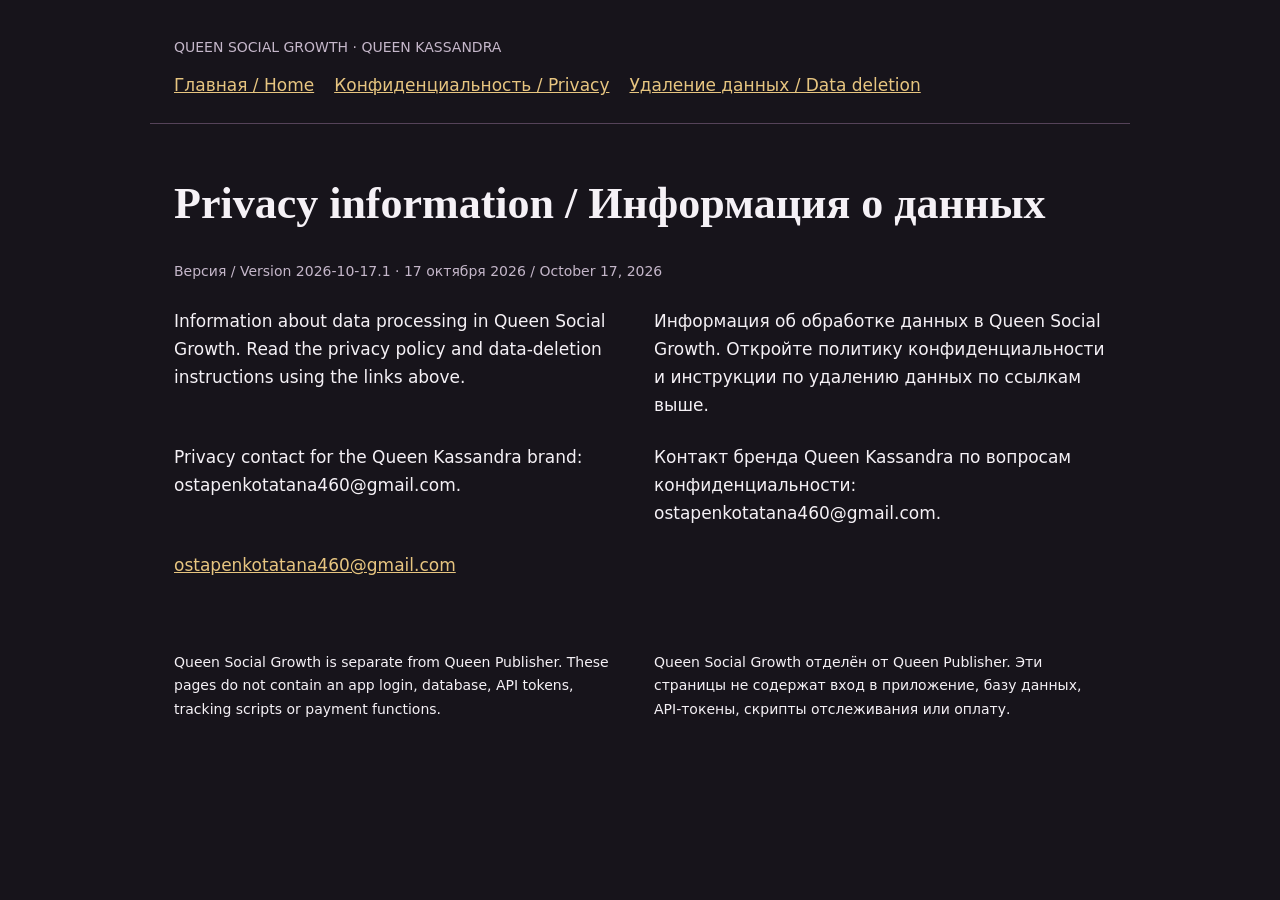
<file: index.html>
<!doctype html><html lang="ru"><head><meta charset="utf-8"><meta name="viewport" content="width=device-width,initial-scale=1"><meta name="referrer" content="no-referrer"><meta name="robots" content="noindex,nofollow"><title>Privacy information / Информация о данных · Queen Social Growth</title><link rel="stylesheet" href="policy.css"></head><body><header><p class="meta">QUEEN SOCIAL GROWTH · QUEEN KASSANDRA</p><nav aria-label="Документы"><a href="index.html">Главная / Home</a><a href="privacy.html">Конфиденциальность / Privacy</a><a href="data-deletion.html">Удаление данных / Data deletion</a></nav></header><main><h1>Privacy information / Информация о данных</h1><p class="meta">Версия / Version 2026-10-17.1 · 17 октября 2026 / October 17, 2026</p><div class="pair"><p lang="en">Information about data processing in Queen Social Growth. Read the privacy policy and data-deletion instructions using the links above.</p><p lang="ru">Информация об обработке данных в Queen Social Growth. Откройте политику конфиденциальности и инструкции по удалению данных по ссылкам выше.</p></div><div class="pair"><p lang="en">Privacy contact for the Queen Kassandra brand: ostapenkotatana460@gmail.com.</p><p lang="ru">Контакт бренда Queen Kassandra по вопросам конфиденциальности: ostapenkotatana460@gmail.com.</p></div><p><a href="mailto:ostapenkotatana460@gmail.com">ostapenkotatana460@gmail.com</a></p></main><footer><div class="pair"><p lang="en">Queen Social Growth is separate from Queen Publisher. These pages do not contain an app login, database, API tokens, tracking scripts or payment functions.</p><p lang="ru">Queen Social Growth отделён от Queen Publisher. Эти страницы не содержат вход в приложение, базу данных, API-токены, скрипты отслеживания или оплату.</p></div></footer></body></html>
</file>
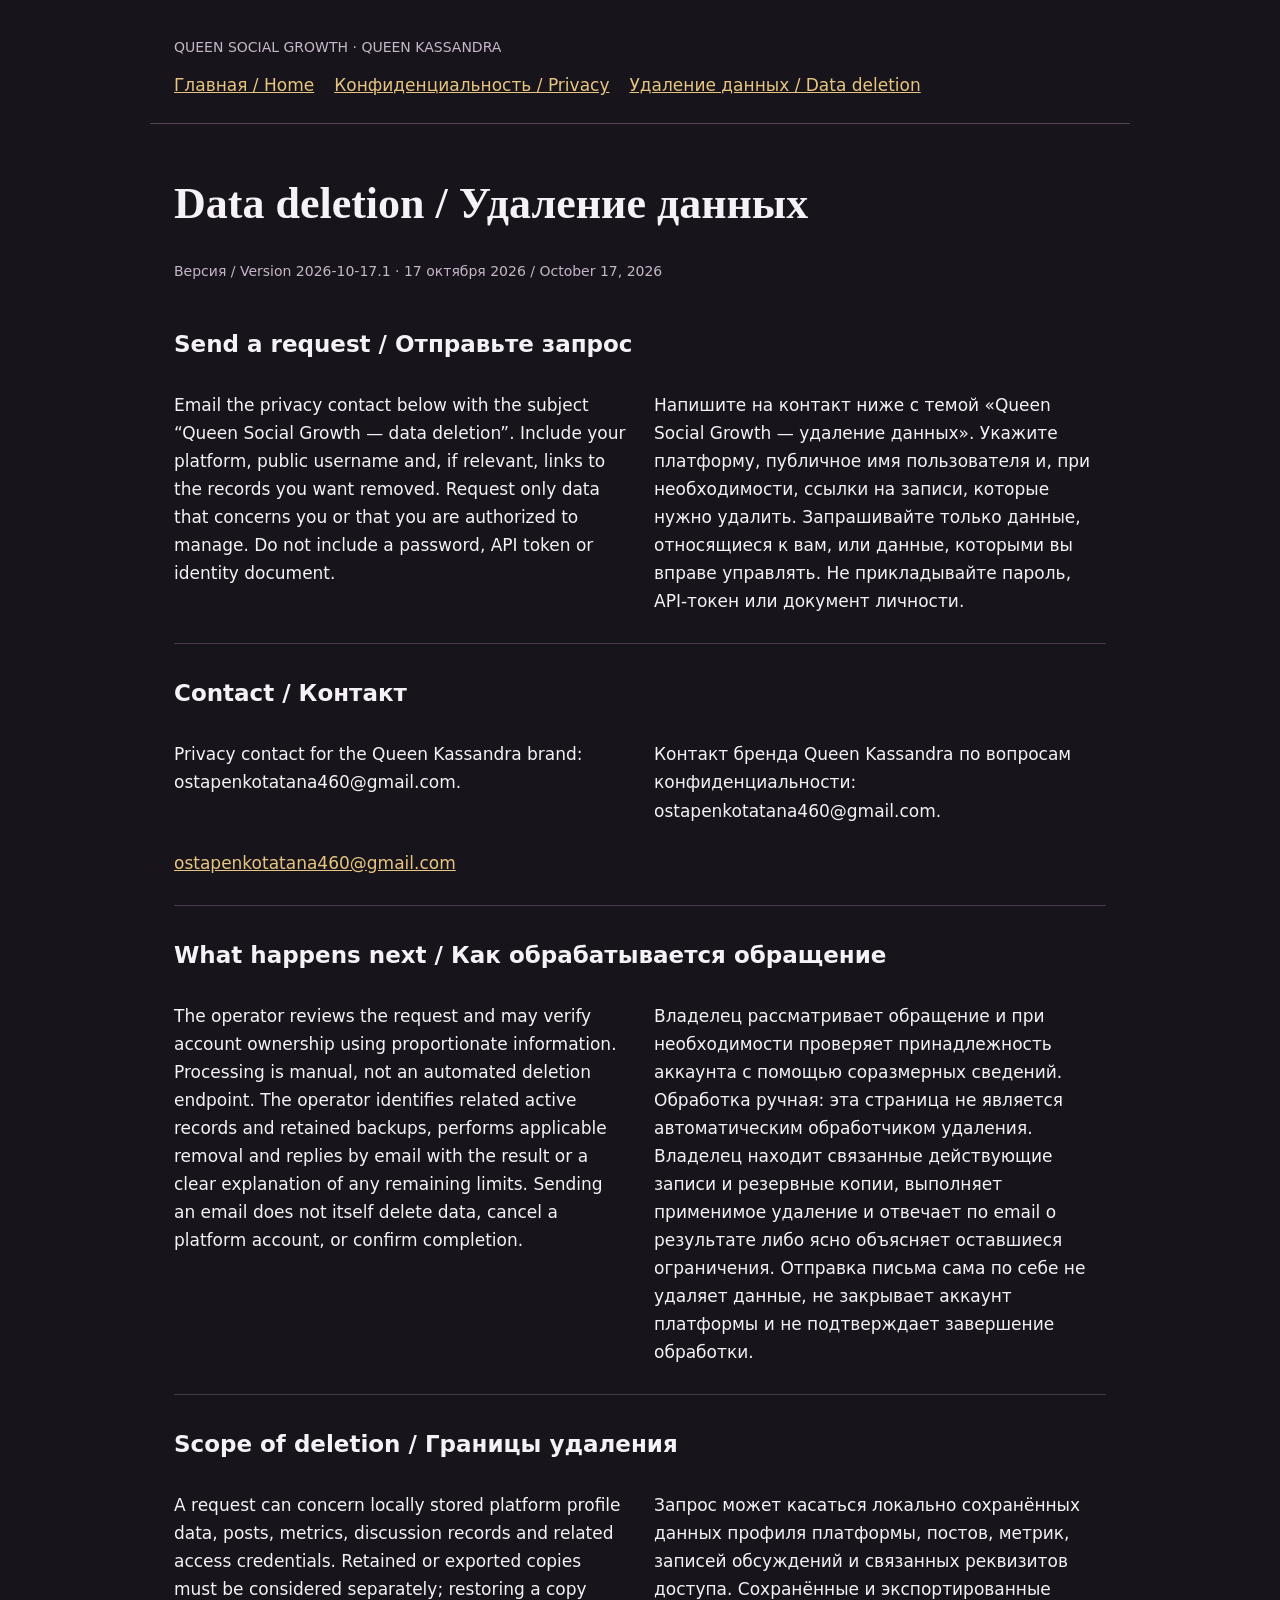
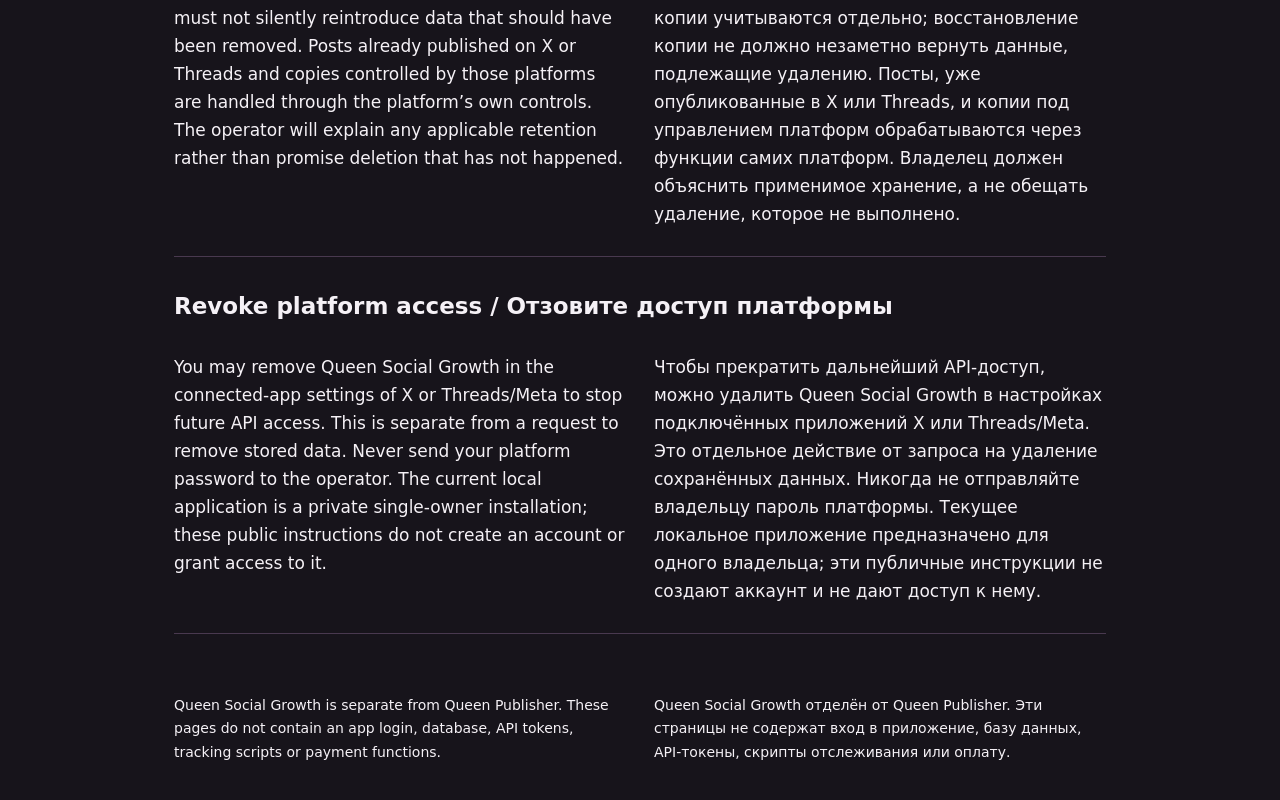
<file: data-deletion.html>
<!doctype html><html lang="ru"><head><meta charset="utf-8"><meta name="viewport" content="width=device-width,initial-scale=1"><meta name="referrer" content="no-referrer"><meta name="robots" content="noindex,nofollow"><title>Data deletion / Удаление данных · Queen Social Growth</title><link rel="stylesheet" href="policy.css"></head><body><header><p class="meta">QUEEN SOCIAL GROWTH · QUEEN KASSANDRA</p><nav aria-label="Документы"><a href="index.html">Главная / Home</a><a href="privacy.html">Конфиденциальность / Privacy</a><a href="data-deletion.html">Удаление данных / Data deletion</a></nav></header><main><h1>Data deletion / Удаление данных</h1><p class="meta">Версия / Version 2026-10-17.1 · 17 октября 2026 / October 17, 2026</p><section><h2><span lang="en">Send a request</span> / Отправьте запрос</h2><div class="pair"><p lang="en">Email the privacy contact below with the subject “Queen Social Growth — data deletion”. Include your platform, public username and, if relevant, links to the records you want removed. Request only data that concerns you or that you are authorized to manage. Do not include a password, API token or identity document.</p><p lang="ru">Напишите на контакт ниже с темой «Queen Social Growth — удаление данных». Укажите платформу, публичное имя пользователя и, при необходимости, ссылки на записи, которые нужно удалить. Запрашивайте только данные, относящиеся к вам, или данные, которыми вы вправе управлять. Не прикладывайте пароль, API-токен или документ личности.</p></div></section><section><h2>Contact / Контакт</h2><div class="pair"><p lang="en">Privacy contact for the Queen Kassandra brand: ostapenkotatana460@gmail.com.</p><p lang="ru">Контакт бренда Queen Kassandra по вопросам конфиденциальности: ostapenkotatana460@gmail.com.</p></div><p><a href="mailto:ostapenkotatana460@gmail.com">ostapenkotatana460@gmail.com</a></p></section><section><h2><span lang="en">What happens next</span> / Как обрабатывается обращение</h2><div class="pair"><p lang="en">The operator reviews the request and may verify account ownership using proportionate information. Processing is manual, not an automated deletion endpoint. The operator identifies related active records and retained backups, performs applicable removal and replies by email with the result or a clear explanation of any remaining limits. Sending an email does not itself delete data, cancel a platform account, or confirm completion.</p><p lang="ru">Владелец рассматривает обращение и при необходимости проверяет принадлежность аккаунта с помощью соразмерных сведений. Обработка ручная: эта страница не является автоматическим обработчиком удаления. Владелец находит связанные действующие записи и резервные копии, выполняет применимое удаление и отвечает по email о результате либо ясно объясняет оставшиеся ограничения. Отправка письма сама по себе не удаляет данные, не закрывает аккаунт платформы и не подтверждает завершение обработки.</p></div></section><section><h2><span lang="en">Scope of deletion</span> / Границы удаления</h2><div class="pair"><p lang="en">A request can concern locally stored platform profile data, posts, metrics, discussion records and related access credentials. Retained or exported copies must be considered separately; restoring a copy must not silently reintroduce data that should have been removed. Posts already published on X or Threads and copies controlled by those platforms are handled through the platform’s own controls. The operator will explain any applicable retention rather than promise deletion that has not happened.</p><p lang="ru">Запрос может касаться локально сохранённых данных профиля платформы, постов, метрик, записей обсуждений и связанных реквизитов доступа. Сохранённые и экспортированные копии учитываются отдельно; восстановление копии не должно незаметно вернуть данные, подлежащие удалению. Посты, уже опубликованные в X или Threads, и копии под управлением платформ обрабатываются через функции самих платформ. Владелец должен объяснить применимое хранение, а не обещать удаление, которое не выполнено.</p></div></section><section><h2><span lang="en">Revoke platform access</span> / Отзовите доступ платформы</h2><div class="pair"><p lang="en">You may remove Queen Social Growth in the connected-app settings of X or Threads/Meta to stop future API access. This is separate from a request to remove stored data. Never send your platform password to the operator. The current local application is a private single-owner installation; these public instructions do not create an account or grant access to it.</p><p lang="ru">Чтобы прекратить дальнейший API-доступ, можно удалить Queen Social Growth в настройках подключённых приложений X или Threads/Meta. Это отдельное действие от запроса на удаление сохранённых данных. Никогда не отправляйте владельцу пароль платформы. Текущее локальное приложение предназначено для одного владельца; эти публичные инструкции не создают аккаунт и не дают доступ к нему.</p></div></section></main><footer><div class="pair"><p lang="en">Queen Social Growth is separate from Queen Publisher. These pages do not contain an app login, database, API tokens, tracking scripts or payment functions.</p><p lang="ru">Queen Social Growth отделён от Queen Publisher. Эти страницы не содержат вход в приложение, базу данных, API-токены, скрипты отслеживания или оплату.</p></div></footer></body></html>
</file>
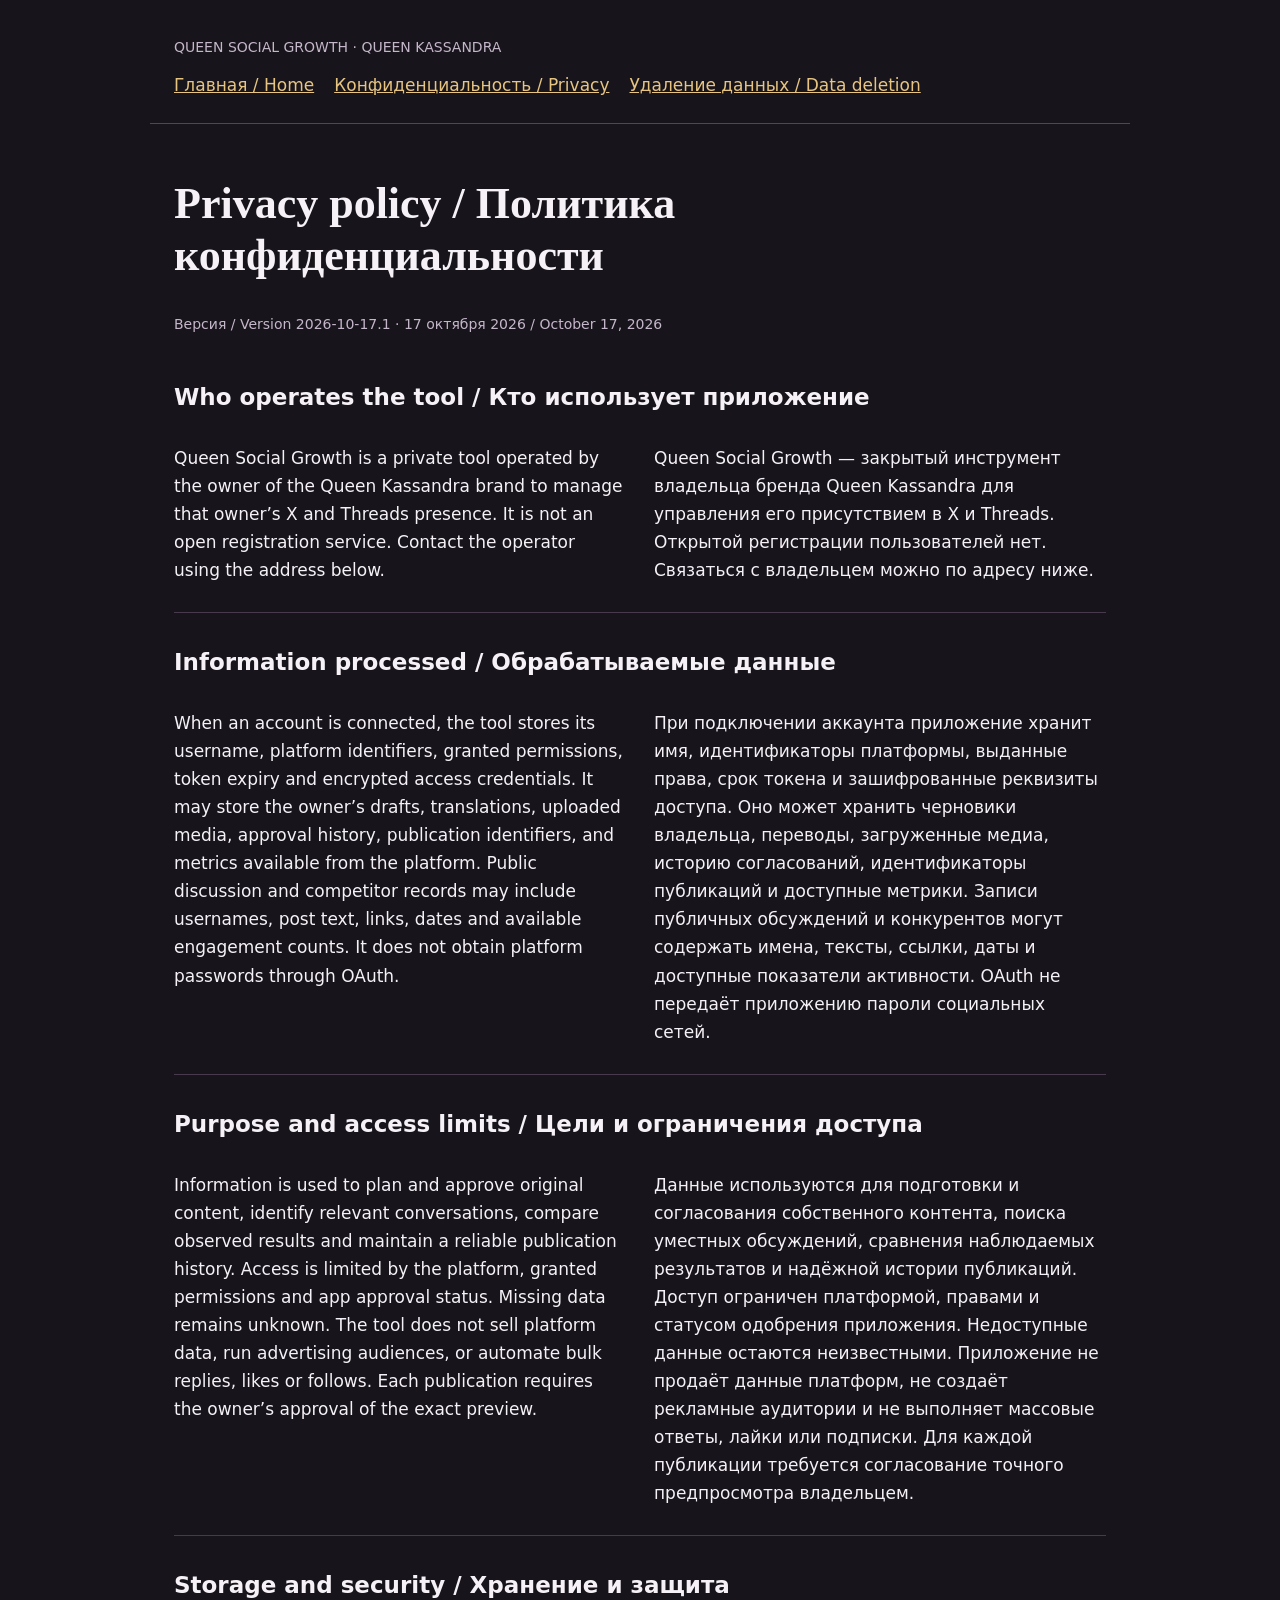
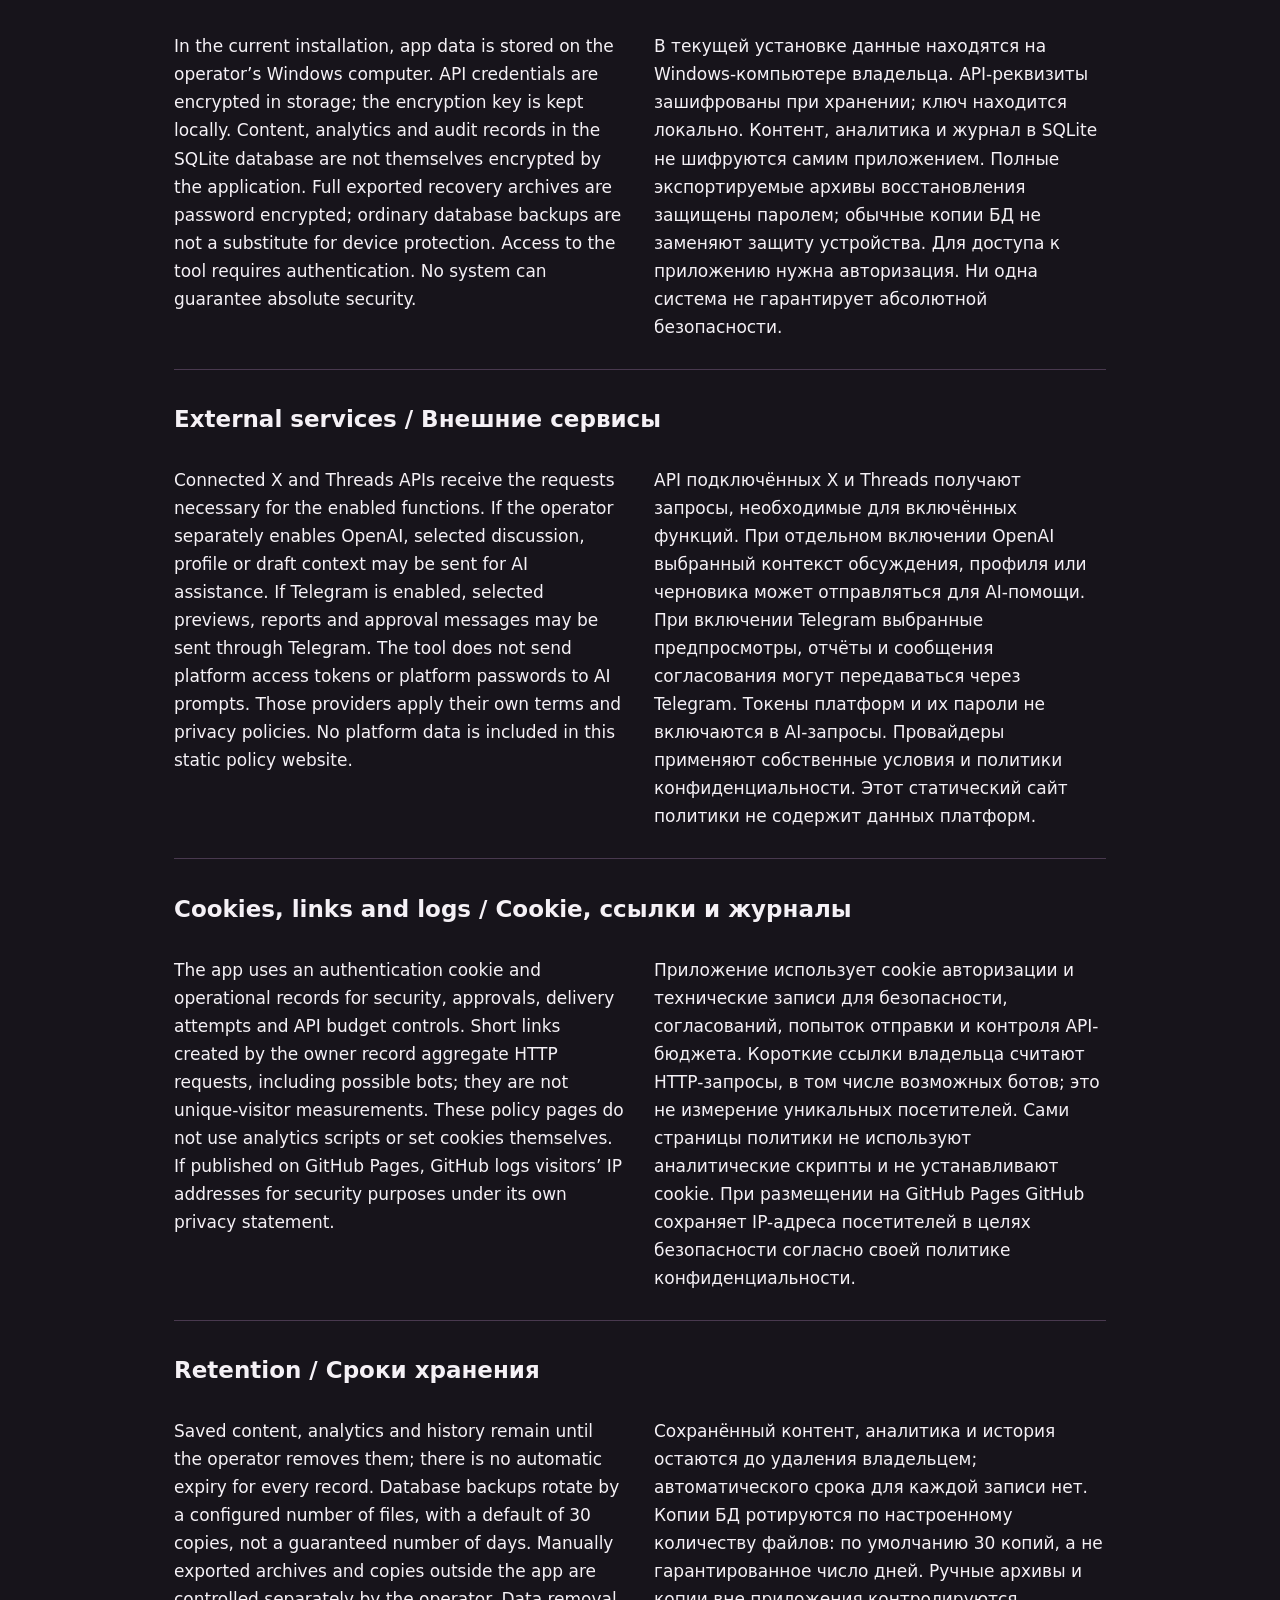
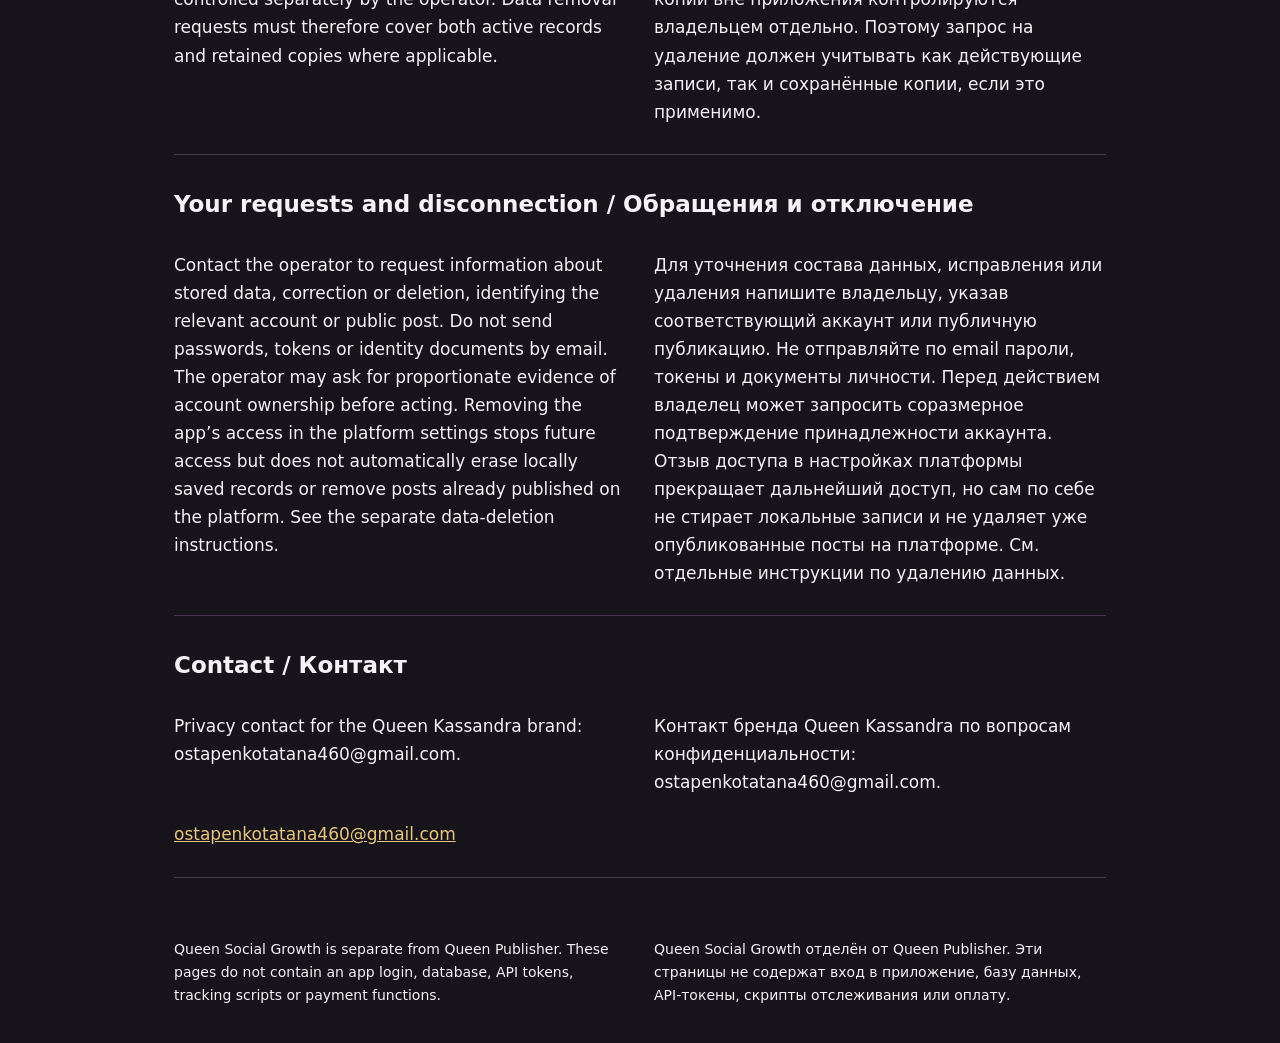
<file: privacy.html>
<!doctype html><html lang="ru"><head><meta charset="utf-8"><meta name="viewport" content="width=device-width,initial-scale=1"><meta name="referrer" content="no-referrer"><meta name="robots" content="noindex,nofollow"><title>Privacy policy / Политика конфиденциальности · Queen Social Growth</title><link rel="stylesheet" href="policy.css"></head><body><header><p class="meta">QUEEN SOCIAL GROWTH · QUEEN KASSANDRA</p><nav aria-label="Документы"><a href="index.html">Главная / Home</a><a href="privacy.html">Конфиденциальность / Privacy</a><a href="data-deletion.html">Удаление данных / Data deletion</a></nav></header><main><h1>Privacy policy / Политика конфиденциальности</h1><p class="meta">Версия / Version 2026-10-17.1 · 17 октября 2026 / October 17, 2026</p><section><h2><span lang="en">Who operates the tool</span> / Кто использует приложение</h2><div class="pair"><p lang="en">Queen Social Growth is a private tool operated by the owner of the Queen Kassandra brand to manage that owner’s X and Threads presence. It is not an open registration service. Contact the operator using the address below.</p><p lang="ru">Queen Social Growth — закрытый инструмент владельца бренда Queen Kassandra для управления его присутствием в X и Threads. Открытой регистрации пользователей нет. Связаться с владельцем можно по адресу ниже.</p></div></section><section><h2><span lang="en">Information processed</span> / Обрабатываемые данные</h2><div class="pair"><p lang="en">When an account is connected, the tool stores its username, platform identifiers, granted permissions, token expiry and encrypted access credentials. It may store the owner’s drafts, translations, uploaded media, approval history, publication identifiers, and metrics available from the platform. Public discussion and competitor records may include usernames, post text, links, dates and available engagement counts. It does not obtain platform passwords through OAuth.</p><p lang="ru">При подключении аккаунта приложение хранит имя, идентификаторы платформы, выданные права, срок токена и зашифрованные реквизиты доступа. Оно может хранить черновики владельца, переводы, загруженные медиа, историю согласований, идентификаторы публикаций и доступные метрики. Записи публичных обсуждений и конкурентов могут содержать имена, тексты, ссылки, даты и доступные показатели активности. OAuth не передаёт приложению пароли социальных сетей.</p></div></section><section><h2><span lang="en">Purpose and access limits</span> / Цели и ограничения доступа</h2><div class="pair"><p lang="en">Information is used to plan and approve original content, identify relevant conversations, compare observed results and maintain a reliable publication history. Access is limited by the platform, granted permissions and app approval status. Missing data remains unknown. The tool does not sell platform data, run advertising audiences, or automate bulk replies, likes or follows. Each publication requires the owner’s approval of the exact preview.</p><p lang="ru">Данные используются для подготовки и согласования собственного контента, поиска уместных обсуждений, сравнения наблюдаемых результатов и надёжной истории публикаций. Доступ ограничен платформой, правами и статусом одобрения приложения. Недоступные данные остаются неизвестными. Приложение не продаёт данные платформ, не создаёт рекламные аудитории и не выполняет массовые ответы, лайки или подписки. Для каждой публикации требуется согласование точного предпросмотра владельцем.</p></div></section><section><h2><span lang="en">Storage and security</span> / Хранение и защита</h2><div class="pair"><p lang="en">In the current installation, app data is stored on the operator’s Windows computer. API credentials are encrypted in storage; the encryption key is kept locally. Content, analytics and audit records in the SQLite database are not themselves encrypted by the application. Full exported recovery archives are password encrypted; ordinary database backups are not a substitute for device protection. Access to the tool requires authentication. No system can guarantee absolute security.</p><p lang="ru">В текущей установке данные находятся на Windows-компьютере владельца. API-реквизиты зашифрованы при хранении; ключ находится локально. Контент, аналитика и журнал в SQLite не шифруются самим приложением. Полные экспортируемые архивы восстановления защищены паролем; обычные копии БД не заменяют защиту устройства. Для доступа к приложению нужна авторизация. Ни одна система не гарантирует абсолютной безопасности.</p></div></section><section><h2><span lang="en">External services</span> / Внешние сервисы</h2><div class="pair"><p lang="en">Connected X and Threads APIs receive the requests necessary for the enabled functions. If the operator separately enables OpenAI, selected discussion, profile or draft context may be sent for AI assistance. If Telegram is enabled, selected previews, reports and approval messages may be sent through Telegram. The tool does not send platform access tokens or platform passwords to AI prompts. Those providers apply their own terms and privacy policies. No platform data is included in this static policy website.</p><p lang="ru">API подключённых X и Threads получают запросы, необходимые для включённых функций. При отдельном включении OpenAI выбранный контекст обсуждения, профиля или черновика может отправляться для AI-помощи. При включении Telegram выбранные предпросмотры, отчёты и сообщения согласования могут передаваться через Telegram. Токены платформ и их пароли не включаются в AI-запросы. Провайдеры применяют собственные условия и политики конфиденциальности. Этот статический сайт политики не содержит данных платформ.</p></div></section><section><h2><span lang="en">Cookies, links and logs</span> / Cookie, ссылки и журналы</h2><div class="pair"><p lang="en">The app uses an authentication cookie and operational records for security, approvals, delivery attempts and API budget controls. Short links created by the owner record aggregate HTTP requests, including possible bots; they are not unique-visitor measurements. These policy pages do not use analytics scripts or set cookies themselves. If published on GitHub Pages, GitHub logs visitors’ IP addresses for security purposes under its own privacy statement.</p><p lang="ru">Приложение использует cookie авторизации и технические записи для безопасности, согласований, попыток отправки и контроля API-бюджета. Короткие ссылки владельца считают HTTP-запросы, в том числе возможных ботов; это не измерение уникальных посетителей. Сами страницы политики не используют аналитические скрипты и не устанавливают cookie. При размещении на GitHub Pages GitHub сохраняет IP-адреса посетителей в целях безопасности согласно своей политике конфиденциальности.</p></div></section><section><h2><span lang="en">Retention</span> / Сроки хранения</h2><div class="pair"><p lang="en">Saved content, analytics and history remain until the operator removes them; there is no automatic expiry for every record. Database backups rotate by a configured number of files, with a default of 30 copies, not a guaranteed number of days. Manually exported archives and copies outside the app are controlled separately by the operator. Data removal requests must therefore cover both active records and retained copies where applicable.</p><p lang="ru">Сохранённый контент, аналитика и история остаются до удаления владельцем; автоматического срока для каждой записи нет. Копии БД ротируются по настроенному количеству файлов: по умолчанию 30 копий, а не гарантированное число дней. Ручные архивы и копии вне приложения контролируются владельцем отдельно. Поэтому запрос на удаление должен учитывать как действующие записи, так и сохранённые копии, если это применимо.</p></div></section><section><h2><span lang="en">Your requests and disconnection</span> / Обращения и отключение</h2><div class="pair"><p lang="en">Contact the operator to request information about stored data, correction or deletion, identifying the relevant account or public post. Do not send passwords, tokens or identity documents by email. The operator may ask for proportionate evidence of account ownership before acting. Removing the app’s access in the platform settings stops future access but does not automatically erase locally saved records or remove posts already published on the platform. See the separate data-deletion instructions.</p><p lang="ru">Для уточнения состава данных, исправления или удаления напишите владельцу, указав соответствующий аккаунт или публичную публикацию. Не отправляйте по email пароли, токены и документы личности. Перед действием владелец может запросить соразмерное подтверждение принадлежности аккаунта. Отзыв доступа в настройках платформы прекращает дальнейший доступ, но сам по себе не стирает локальные записи и не удаляет уже опубликованные посты на платформе. См. отдельные инструкции по удалению данных.</p></div></section><section><h2>Contact / Контакт</h2><div class="pair"><p lang="en">Privacy contact for the Queen Kassandra brand: ostapenkotatana460@gmail.com.</p><p lang="ru">Контакт бренда Queen Kassandra по вопросам конфиденциальности: ostapenkotatana460@gmail.com.</p></div><p><a href="mailto:ostapenkotatana460@gmail.com">ostapenkotatana460@gmail.com</a></p></section></main><footer><div class="pair"><p lang="en">Queen Social Growth is separate from Queen Publisher. These pages do not contain an app login, database, API tokens, tracking scripts or payment functions.</p><p lang="ru">Queen Social Growth отделён от Queen Publisher. Эти страницы не содержат вход в приложение, базу данных, API-токены, скрипты отслеживания или оплату.</p></div></footer></body></html>
</file>
<file: policy.css>
:root{color-scheme:dark}*{box-sizing:border-box}body{margin:0;background:#17141b;color:#f5f1f6;font:17px/1.65 system-ui,sans-serif}main,header,footer{max-width:980px;margin:auto;padding:24px}header{border-bottom:1px solid #554359}a{color:#e7c580;overflow-wrap:anywhere}nav{display:flex;gap:20px;flex-wrap:wrap}h1{font:600 clamp(28px,6vw,44px)/1.2 Georgia,serif}h2{font-size:23px;line-height:1.3}section{padding:16px 0;border-bottom:1px solid #49394f}.pair{display:grid;grid-template-columns:1fr 1fr;gap:28px}.preview{padding:16px;border:1px solid #b89150;border-radius:12px;background:#2d2420}.meta{color:#c5b7ca;font-size:14px}p{margin:12px 0}footer{font-size:14px}@media(max-width:680px){.pair{grid-template-columns:1fr;gap:10px}main,header,footer{padding:20px}}
</file>
